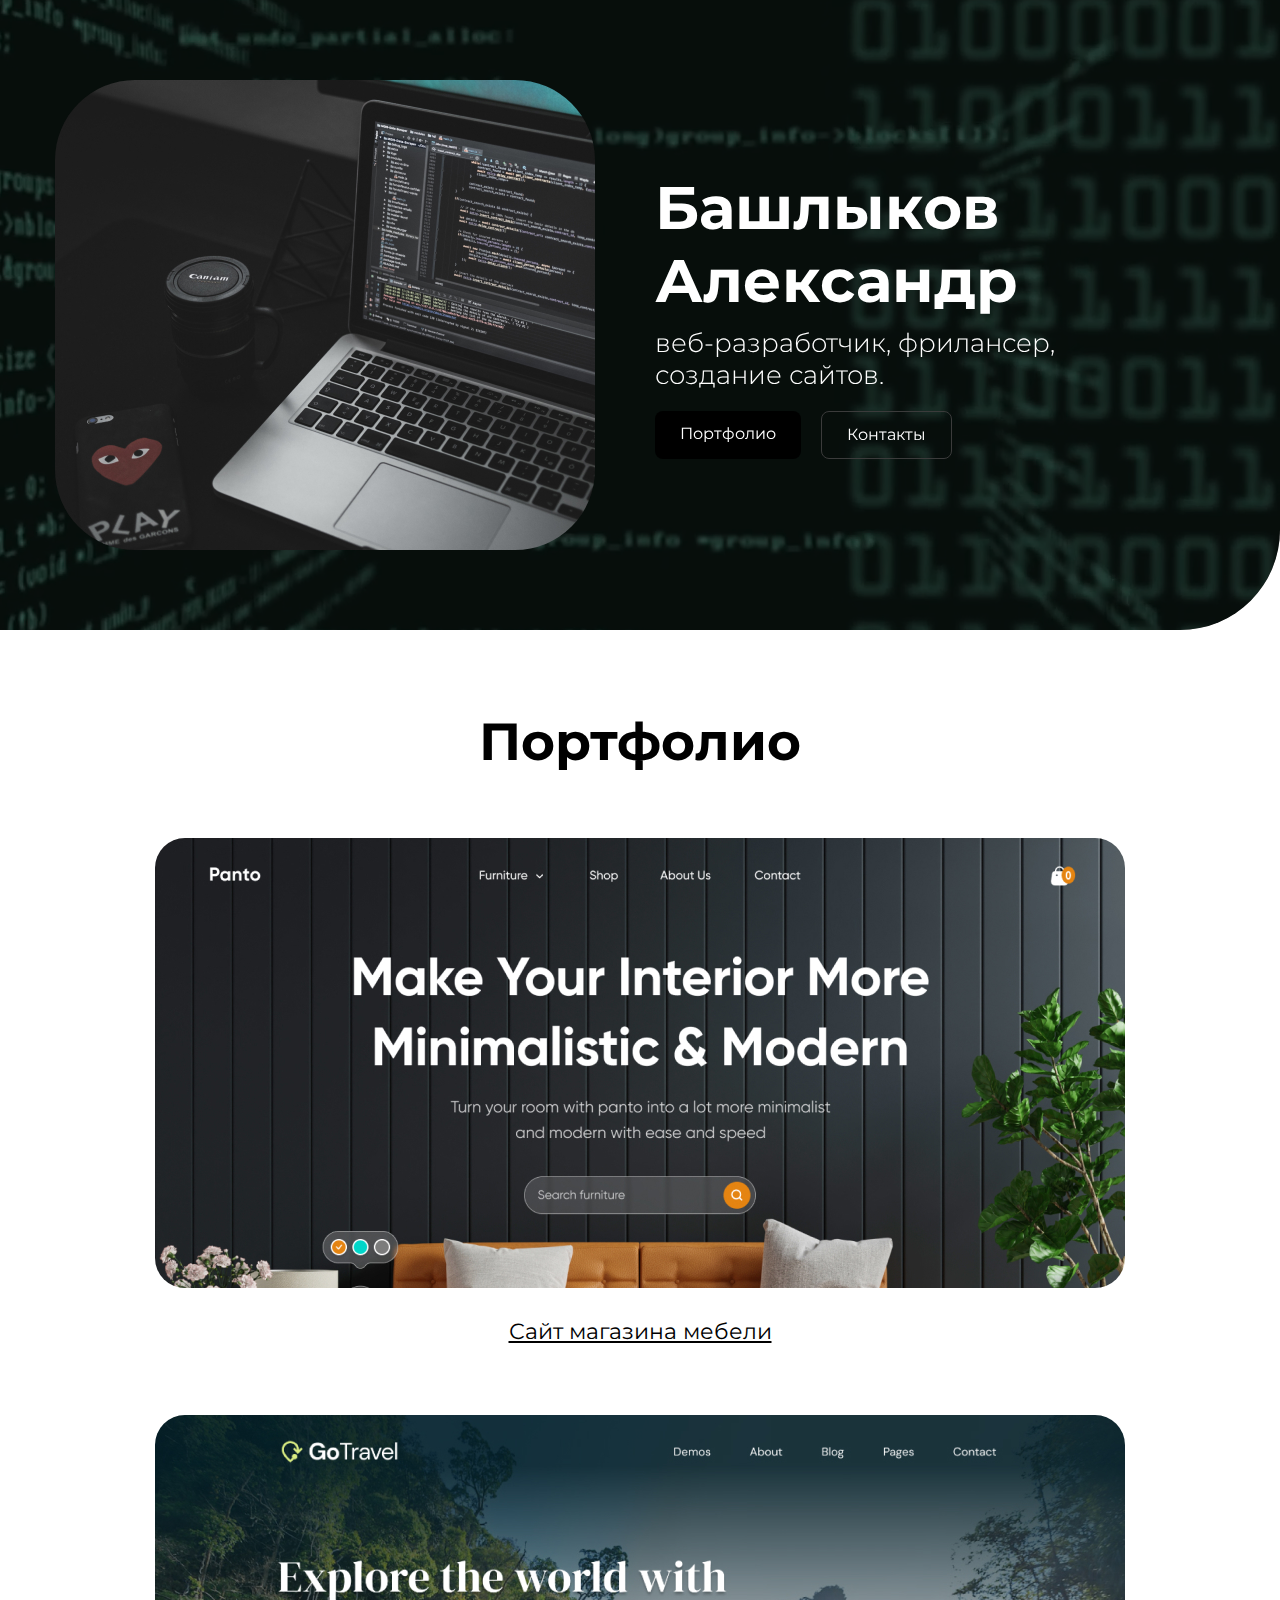
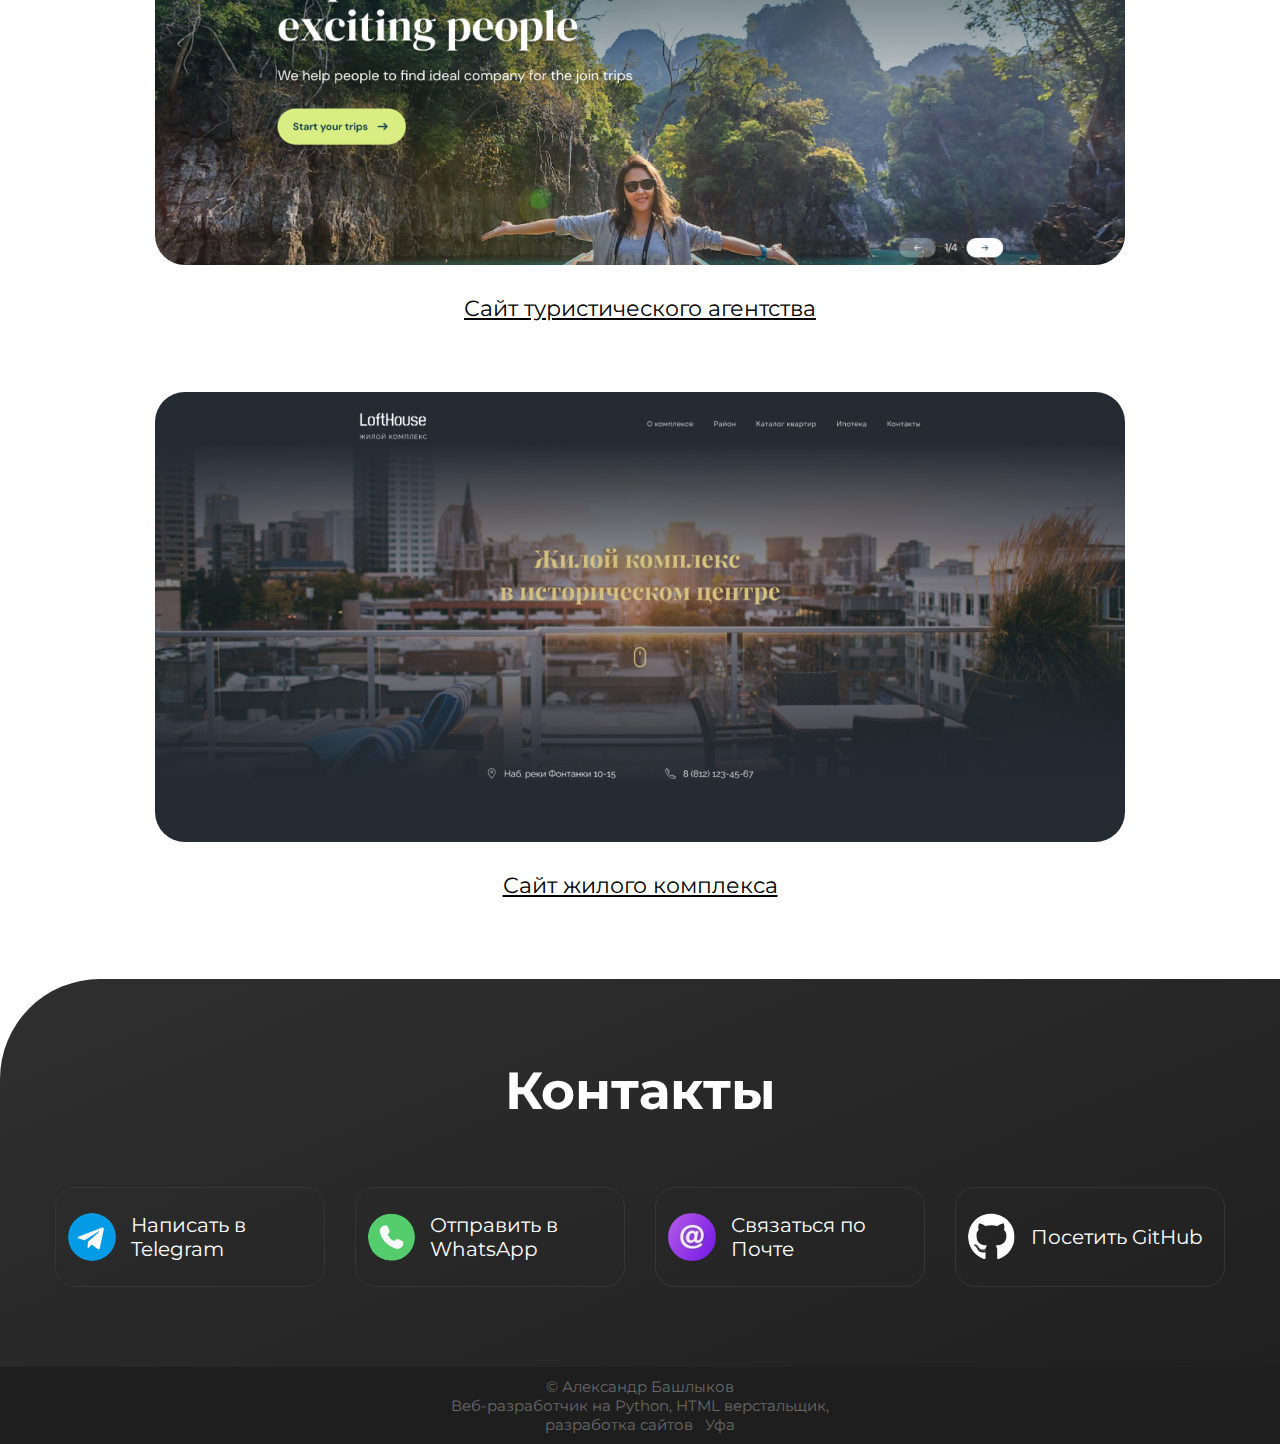
<file: index.html>
<!DOCTYPE html>
<html lang="en">
<head>
   <meta charset="UTF-8">
   <meta name="viewport" content="width=device-width, initial-scale=1.0">
   <title>Портфолио</title>
   <link rel="stylesheet" href="./css/reset.css">
   <link rel="stylesheet" href="./css/main.css">
   <link rel="stylesheet" href="./css/media.css">
   <link rel="icon" type="image/x-icon" href="./css/img/favicons/favicon.svg">
   <link rel="apple-touch-icon" sizes="180x180" href="./css/img/favicons/apple-touch-icon.png">
</head>
<body>
   <header class="header">
      <div class="container">
         <div class="header-row">
            <img src="./css/img/photo.jpg" srcset="./css/img/photo@2x.jpg 2x" alt="photo" class="header-img">
            <div class="header-dasc">
               <h1 class="header-title">Башлыков Александр</h1>
               <p class="header-text"> веб-разработчик, фрилансер,<br> создание сайтов.</p>
               <div class="header-btns">
                  <a href="#portfolio" class="header-btn">Портфолио</a>
                  <a href="#contacts" class="header-btn-outline">Контакты</a>

              </div>
            </div>
         </div>

      </div>
      <video class="header-video" autoplay muted loop>
         <source type="video/mp4" src="./css/video/Футаж компьютерный  код. Программирование - для монтажа (1).mp4">
      </video>
   </header>
   <main>
      <section class="portfolio" id="portfolio">
         <div class="container">
            <h2 class="portfolio-title">Портфолио</h2>
            <div class="projects">
               <article class="project">
                  <a href="./number_one.html">
                     <img src="./css/img/portfolio/project-01.jpg" srcset="./css/img/portfolio/project-01@2x.jpg 2x" alt="Сайт магазина мебели" class="project-img">
                  </a>
                  <h3 class="project-title"><a href="./number_one.html">Сайт магазина мебели</a></h3>
               </article>
               <article class="project">
                  <a href="./number_two.html">
                     <img src="./css/img/portfolio/project-02.jpg" srcset="./css/img/portfolio/project-02@2x.jpg 2x"
                        alt="Сайт туристического агентства" class="project-img">
                  </a>
                  <h3 class="project-title"><a href="./number_two.html">Сайт туристического агентства</a></h3>
               </article>
               <article class="project">
                  <a href="#!">
                     <img src="./css/img/portfolio/project-03.jpg" srcset="./css/img/portfolio/project-03@2x.jpg 2x"
                        alt="Сайт жилого комплекса" class="project-img">
                  </a>
                  <h3 class="project-title"><a href="#!">Сайт жилого комплекса</a></h3>
               </article>
            </div>
         </div>
      </section>
      <section class="contacts" id="contacts">
         <div class="container">
            <h2 class="contacts-title"> Контакты</h2>
            <div class="massangers">
               <a href="https://t.me/Alexander_Bashl" target="_blank" class="massanger">
                  <img src="./css/img/icons/telegram.svg" alt="Телеграм">Написать в Telegram
               </a>
               <a href="https://wa.me/79174311641" target="_blank" class="massanger">
                  <img src="./css/img/icons/whatsapp.svg" alt="Вацап">Отправить в WhatsApp
               </a>
               <a href="mailto:bashlykov2005@mail.ru" target="_blank" class="massanger">
                  <img src="./css/img/icons/mail6.jpg" alt="Почта">Связаться по Почте
               </a>
               <a href="https://github.com/bashlykov2005" target="_blank" class="massanger">
                  <img src="./css/img/icons/github-brands.svg" alt="Почта">Посетить GitHub
               </a>
            </div>
         </div>

      </section>
   </main>
   <footer class="footer">
      <div class="footer-inner">
         <p>© Александр Башлыков<br>Веб-разработчик на Python, HTML верстальщик,<br>разработка сайтов &nbsp Уфа</p>
      </div>
   </footer>
</body>
</html>
</file>
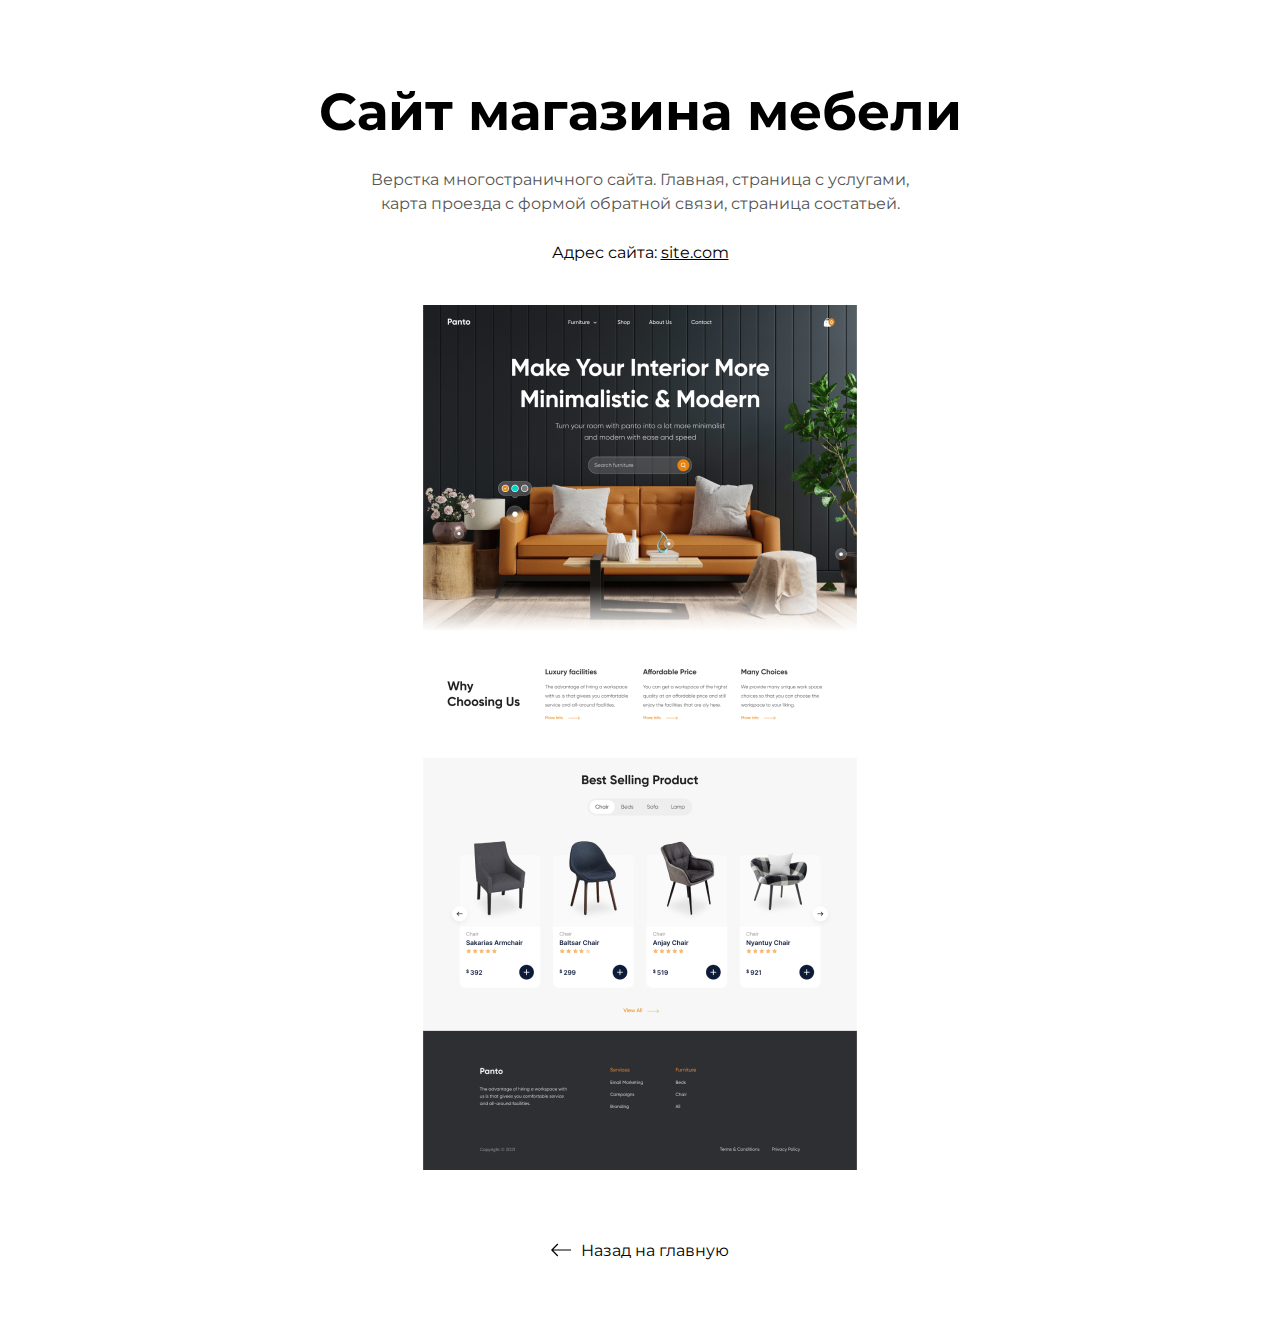
<file: number_one.html>
<!DOCTYPE html>
<html lang="en">
<head>
   <meta charset="UTF-8">
   <meta name="viewport" content="width=, initial-scale=1.0">
   <title>Сайт 1</title>
   <link rel="stylesheet" href="./css/reset.css">
   <link rel="stylesheet" href="./css/main.css">
   <link rel="stylesheet" href="./css/media.css">
   <link rel="icon" type="image/x-icon" href="./css/img/favicons/favicon.svg">
   <link rel="apple-touch-icon" sizes="180x180" href="./css/img/favicons/apple-touch-icon.png">
</head>
<body>
   <article class="inner-page">
      <div class="container-page">
         <div class="inner-page-details">
            <h1 class="inner-page-title">Сайт магазина мебели</h1>
            <div class="inner-text-page">
               <p>Верстка многостраничного сайта. Главная, страница с услугами, карта проезда с формой обратной связи, страница состатьей.</p>
               <p class="inner-page-link">Адрес сайта: <a href="#"  target="_blank">site.com</a></p>  
            </div>
         </div>
         <img class="inner-page-img" src="./css/img/site_page/project-panto-full.jpg" srcset="./css/img/site_page/project-panto-full@2x.jpg 2x" alt="1 сайт">
         <a href="./index.html" class="inner-page-back"><img src="./css/img/icons/arrow-left.svg" alt="Назад на главную">Назад на главную</a>
      </div>
   </article>
</body>
</html>
</file>
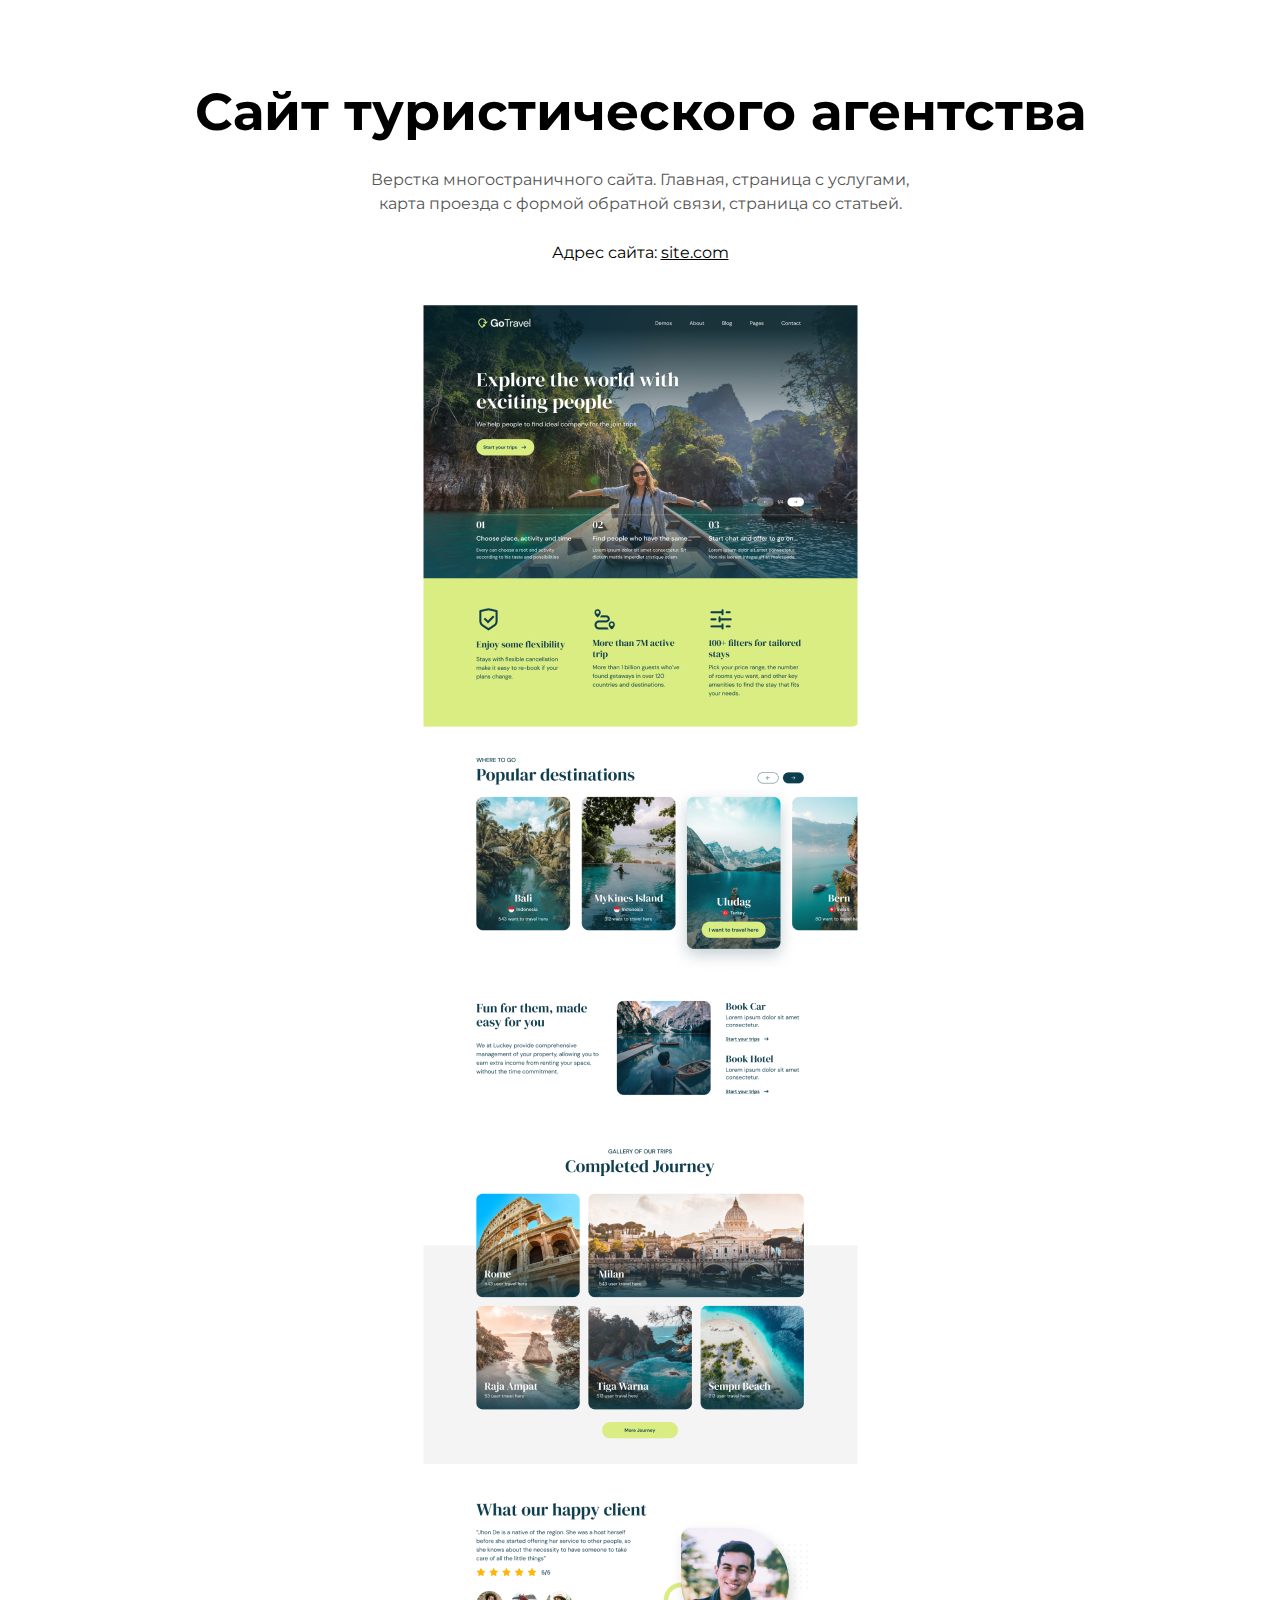
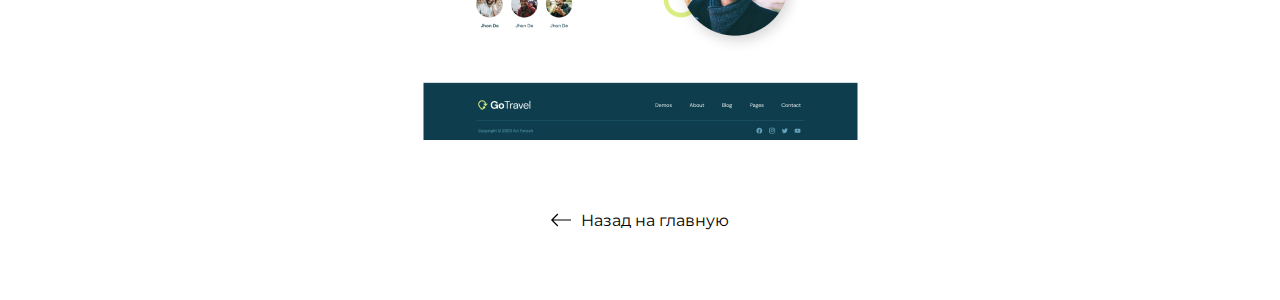
<file: number_two.html>
<!DOCTYPE html>
<html lang="en">
<head>
   <meta charset="UTF-8">
   <meta name="viewport" content="width=, initial-scale=1.0">
   <title>Сайт 2</title>
   <link rel="stylesheet" href="./css/reset.css">
   <link rel="stylesheet" href="./css/main.css">
   <link rel="stylesheet" href="./css/media.css">
   <link rel="icon" type="image/x-icon" href="./css/img/favicons/favicon.svg">
   <link rel="apple-touch-icon" sizes="180x180" href="./css/img/favicons/apple-touch-icon.png">
</head>
<body>
   <article class="inner-page">
      <div class="container-page">
         <div class="inner-page-details">
            <h1 class="inner-page-title">Сайт туристического агентства</h1>
            <div class="inner-text-page">
               <p>Верстка многостраничного сайта. Главная, страница с услугами, карта проезда с формой обратной связи, страница со
               статьей.</p>
               <p class="inner-page-link">Адрес сайта: <a href="#" target="_blank">site.com</a></p>

            </div>
         </div>
         <img class="inner-page-img" src="./css/img/site_page/project-go-travel.jpg"
            srcset="./css/img/site_page/project-go-travel@2x.jpg 2x" alt="2 сайт">
         <a href="./index.html" class="inner-page-back"><img src="./css/img/icons/arrow-left.svg"
               alt="Назад на главную">Назад на главную</a>
      </div>
   </article>
</body>
</html>
</file>
<file: css/main.css>
@import url('https://fonts.googleapis.com/css2?family=Montserrat:ital,wght@0,100..900;1,100..900&display=swap');

/* Base */

html {
   scroll-behavior: smooth;
}

body {
   font-family: "Montserrat", sans-serif;
   font-optical-sizing: auto;
   font-weight: 400;
   font-style: normal;
}

.container {
   max-width: 1200px;
   margin: 0 auto;
   padding: 0 15px;
}

/* Header */

.header {
   position: relative;
   overflow: hidden;
   padding-top: 80px;
   padding-bottom: 80px;
   /* background: #252525 linear-gradient(158deg, #2f2f2f 0%, #202020 100%); */
   background-color: #000;
   color: #fff;
   border-bottom-right-radius: 100px;
}
.header .container {
   position: relative;
   z-index: 1;
}

.header-video {
   position: absolute;
   left: 0;
   top: 0;
   width: 100%;
   height: 100%;
   object-fit: cover;
   object-position: center;
   border-bottom-right-radius: 100px;
   opacity: 0.35;
}
.header-row {
   display: flex;
   align-items: center;
   column-gap: 60px;
}
.header-img {
   border-radius: 80px;
}
.header-title {
   margin-bottom: 10px;
   font-weight: 700;
   font-size: 60px;
}
.header-text {
margin-bottom: 20px;
font-size: 26px;
font-weight: 300;
}
.header-btns {
   display: flex;
   column-gap: 20px;
}
.header-btn {
   height: 48px;
   padding-top: 15px;
   padding-right: 25px;
   padding-left: 25px;
   background-color: #000;
   border-radius: 8px;
   color: #fff;
   line-height: 1;
   transition: all 0.2s ease-in;
}
.header-btn-outline {
   height: 48px;
   padding-top: 15px;
   padding-right: 25px;
   padding-left: 25px;
   border: 1px solid #3b3b3b;
   border-radius: 8px;
   color: #fff;
   line-height: 1;
   transition: all 0.2s ease-in;
}
.header-btn:hover {
   background-color: #1782CF;
}
.header-btn-outline:hover {
   border-color: #1782CF;
}

/* Portfolio */

.portfolio {
   padding: 80px 0;
}
.portfolio-title {
   margin-bottom: 65px;
   font-size: 52px;
   font-weight: 700;
   text-align: center;
}
.projects {
   display: flex;
   flex-direction: column;
   row-gap: 70px;
   align-items: center;
}
.project {
   text-align: center;
}
.project-img {
   margin-bottom: 30px;
   border-radius: 30px;
   transition: opacity 0.2s ease-in;
}
.project-img:hover {
   opacity: 0.8;
}
.project-title {
   font-size: 22px;
}
.project-title a {
   color: #000;
   text-decoration: underline;
}

/* Contacts */

.contacts {
   padding-top: 80px;
   padding-bottom: 80px;
   background: #252525 linear-gradient(158deg, #2f2f2f 0%, #202020 100%);
   color: #fff;
   border-top-left-radius: 100px;
}
.contacts-title {
   margin-bottom: 65px;
   font-size: 52px;
   font-weight: 700;
   text-align: center;
}
.massangers {
   display: flex;
   column-gap: 30px;
   row-gap: 30px;
   flex-wrap: wrap;
   justify-content: center;
}
.massanger {
   display: flex;
   max-width: 270px;
   column-gap: 15px;
   align-items: center;
   flex-grow: 1;
   padding: 25px 12px;
   border-radius: 20px;
   border: 1px solid #363636;
   color: #fff;
   font-size: 20px;
}
.massanger img{
   width: 48px;
   height: 48px;
   border-radius: 30px;
   transition: all 0.2s ease-in;
}
.massanger:hover {
   background-color: #1E1E1E;
}
/* Footer */
.footer {
   padding: 10px 0;
   background-color: #1E1E1E;
   color: #686868;
}
.footer-inner {
   font-size: 15px;
   text-align: center;
}
.footer-inner p +p {
   margin-top: 8px;
}

/* Inner Page */

.inner-page {
   padding: 80px 0 40px 0;
}
.inner-page-details {
   display: flex;
   flex-direction: column;
   row-gap: 25px;
   margin-bottom: 40px;
   text-align: center;
   align-items: center;
}
.inner-page-title {
   font-size: 52px;
   font-weight: 700;
}
.inner-text-page {
   max-width: 570px;
   display: flex;
   flex-direction: column;
   row-gap: 25px;
   color: #555;
   line-height: 1.5;
}
.inner-page-link {
   color: #000;

}
.inner-page-link a {
   color: #000;
   text-decoration: underline;
}
.inner-page-img {
   display: block;
   margin: 0 auto;
   margin-bottom: 40px;
}
.inner-page-back {
   max-width: 770px;
   padding: 30px;
   margin: 0 auto;
   display: flex;
   column-gap: 10px;
   align-items: center;
   justify-content: center;
   text-align: center;
   color: #000;
   transition: all 0.2s;
}
.inner-page-back:hover {
   background-color: #d7d7d7;
}
</file>
<file: css/media.css>
@media (max-width: 1050px) {
   .header {
      padding-top: 60px;
      padding-bottom: 60px;
      border-bottom-right-radius: 70px;
      }
   .header-row {
      column-gap: 30px;
   }
   .header-img {
      width: 300px;
      border-radius: 30px;
   }
   .header-title {
      font-size: 47px;
   }
   .header-text {
      font-size: 19px;
   }
   .portfolio {
      padding: 60px 0;
   }
   .portfolio-title {
      margin-bottom: 45px;
      font-size: 40px;
   }
   .contacts {
      padding-top: 50px;
      padding-bottom: 50px;
      border-top-left-radius: 70px;
   }
   .contacts-title {
      margin-bottom: 35px;
      font-size: 40px;
   }
   .massangers {
      display: flex;
      column-gap: 30px;
      row-gap: 30px;
      flex-wrap: wrap;
   }
   .massanger {
      padding: 18px 8px;
      border-radius: 18px;
      font-size: 18px;
   }
   .footer-inner {
      font-size: 14px;
   }

      /* Inner Page */

   .inner-page {
      padding: 50px 0 20px 0;
   }
   .inner-page-title {
      font-size: 40px;
   }
}
@media (max-width: 670px) {
   .header {
      padding-top: 20px;
      padding-bottom: 40px;
      border-bottom-right-radius: 60px;
   }

   .header-video {
      border-bottom-right-radius: 60px;
   }

   .header-row {
      flex-direction: column;
      align-items: flex-start;
      column-gap: 30px;
      row-gap: 20px;
   }

   .header-img {
      max-width: 100%;
   }

   .header-title {
      font-size: 32px;
   }

   .header-text {
      margin-bottom: 12px;
      font-size: 18px;
   }

   .header-btns {
      column-gap: 16px;
   }

   .header-btn, .header-btn-outline {
      height: 40px;
      padding: 12px 15px 0;
   }

   .portfolio {
      padding: 40px 0;
   }

   .portfolio-title {
      margin-bottom: 30px;
      font-size: 28px;
   }

   .projects {
      row-gap: 30px;
   }

   .project-img {
      margin-bottom: 20px;
      border-radius: 14px;
   }

   .project-title {
      font-size: 16px;
   }
   .contacts {
      padding-top: 40px;
      padding-bottom: 40px;
      border-top-left-radius: 60px;
   }

   .contacts-title {
      margin-bottom: 30px;
      font-size: 28px;
   }

   .massangers {
      gap: 20px;
      justify-content: center;
   }

   .massanger {
      padding: 16px 12px;
      border-radius: 12px;
      font-size: 15px;
   }
   .footer-inner {
      font-size: 13px;
   }

      /* Inner Page */
   
   .inner-page {
      padding: 40px 0 20px 0;
   }

   .inner-page-title {
      margin-bottom: 20px;
      font-size: 27px;
   }
   .inner-page-details {
      row-gap: 20px;
      margin-bottom: 20px;
   }
   .inner-text-page {
      row-gap: 20px;

   }
   .inner-page-img {
      margin-bottom: 20px;
   }
   .inner-page-back {
      padding: 30px;
   }
}
</file>
